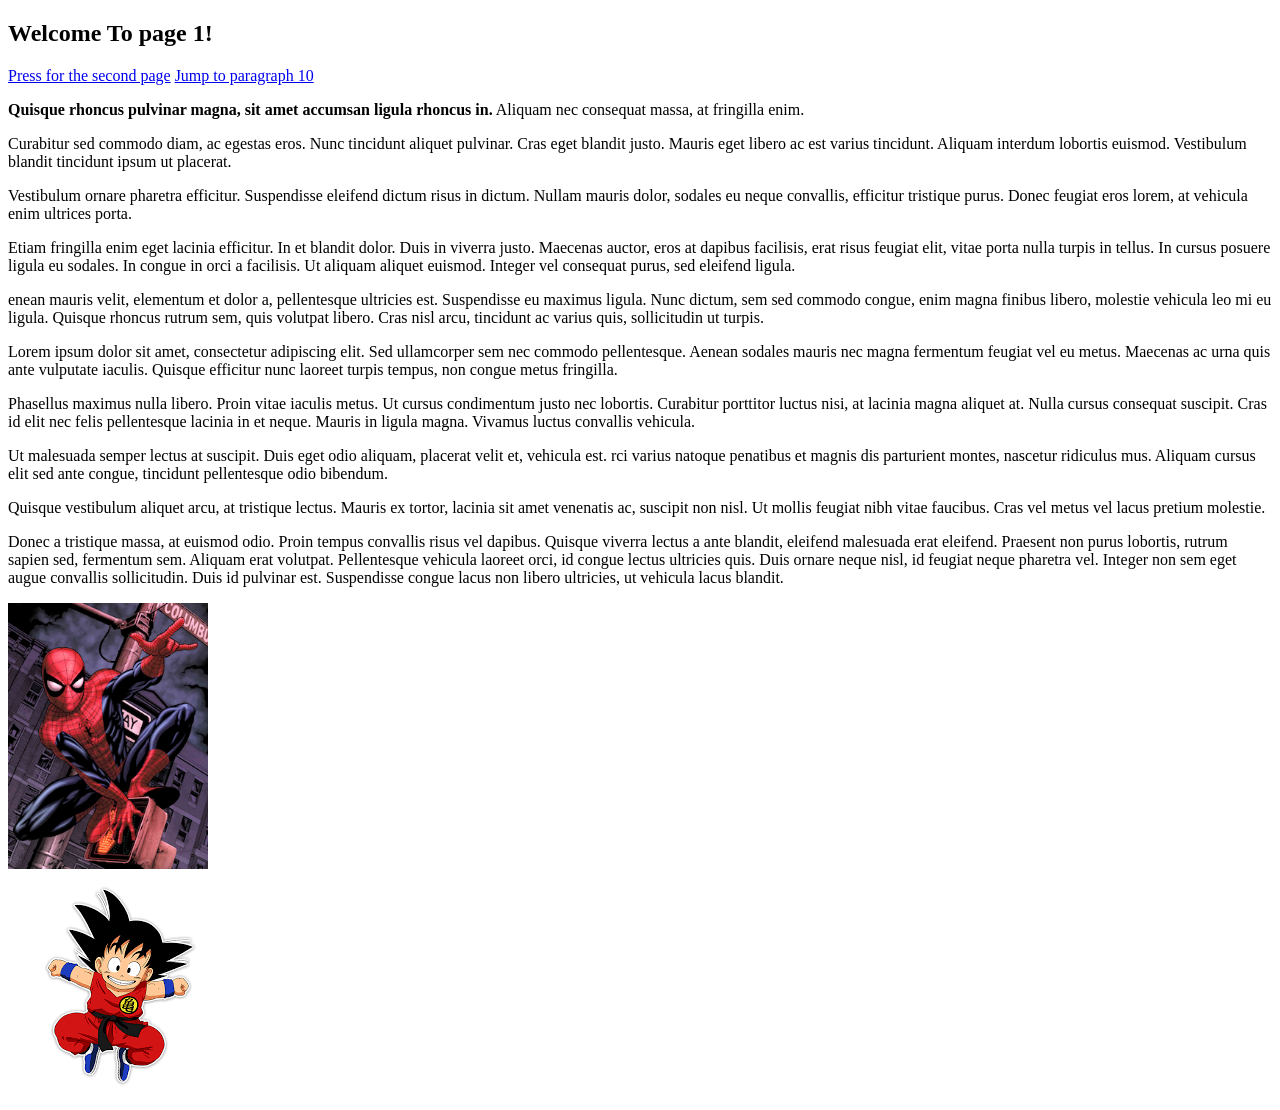
<file: HOME_EXC1/index.html>
<!DOCTYPE html>
<html lang="en">
<head>
    <meta charset="UTF-8">
    <meta name="viewport" content="width=device-width, initial-scale=1.0">
    <title>Page1</title>
</head>
<body>
    <section>
        <h1>Welcome To page 1!</h1>
        <a href="index2.html">Press for the second page</a>
        <a href="#p10">Jump to paragraph 10</a>
        <p>
            <strong>Quisque rhoncus pulvinar magna, sit amet accumsan ligula rhoncus in.</strong> 
            Aliquam nec consequat massa, at fringilla enim. 
        </p>
        <p>
            Curabitur sed commodo diam, ac egestas eros. Nunc tincidunt aliquet pulvinar.
            Cras eget blandit justo. Mauris eget libero ac est varius tincidunt.
            Aliquam interdum lobortis euismod.
            Vestibulum blandit tincidunt ipsum ut placerat.
        </p>
        <p>
            Vestibulum ornare pharetra efficitur. 
            Suspendisse eleifend dictum risus in dictum. 
            Nullam mauris dolor, sodales eu neque convallis, efficitur tristique purus.
            Donec feugiat eros lorem, at vehicula enim ultrices porta.
        </p>
        <p> 
            Etiam fringilla enim eget lacinia efficitur. In et blandit dolor. 
            Duis in viverra justo. Maecenas auctor, eros at dapibus facilisis, erat risus feugiat elit, vitae porta nulla turpis in tellus.
            In cursus posuere ligula eu sodales. In congue in orci a facilisis. Ut aliquam aliquet euismod.
            Integer vel consequat purus, sed eleifend ligula.
        </p>
        <p>
            enean mauris velit, elementum et dolor a, pellentesque ultricies est. 
            Suspendisse eu maximus ligula. Nunc dictum, sem sed commodo congue, enim magna finibus libero, molestie vehicula leo mi eu ligula.
            Quisque rhoncus rutrum sem, quis volutpat libero. 
            Cras nisl arcu, tincidunt ac varius quis, sollicitudin ut turpis.
        </p>
        <p>
            Lorem ipsum dolor sit amet, consectetur adipiscing elit.
            Sed ullamcorper sem nec commodo pellentesque.
            Aenean sodales mauris nec magna fermentum feugiat vel eu metus.
            Maecenas ac urna quis ante vulputate iaculis. 
            Quisque efficitur nunc laoreet turpis tempus, non congue metus fringilla.
        </p>
        <P>
            Phasellus maximus nulla libero. 
            Proin vitae iaculis metus. Ut cursus condimentum justo nec lobortis.
            Curabitur porttitor luctus nisi, at lacinia magna aliquet at. 
            Nulla cursus consequat suscipit. Cras id elit nec felis pellentesque lacinia in et neque.
            Mauris in ligula magna. Vivamus luctus convallis vehicula.
        </P>
        <p>
            Ut malesuada semper lectus at suscipit. Duis eget odio aliquam, placerat velit et, vehicula est.
            rci varius natoque penatibus et magnis dis parturient montes, nascetur ridiculus mus. Aliquam cursus elit sed ante congue, tincidunt pellentesque odio bibendum.
        </P>
        <p>
            Quisque vestibulum aliquet arcu, at tristique lectus.
            Mauris ex tortor, lacinia sit amet venenatis ac, suscipit non nisl. 
            Ut mollis feugiat nibh vitae faucibus.
            Cras vel metus vel lacus pretium molestie. 
        </p>
        <p id="p10">
            Donec a tristique massa, at euismod odio. 
            Proin tempus convallis risus vel dapibus. 
            Quisque viverra lectus a ante blandit, eleifend malesuada erat eleifend. 
            Praesent non purus lobortis, rutrum sapien sed, fermentum sem. Aliquam erat volutpat. Pellentesque vehicula laoreet orci, id congue lectus ultricies quis.
            Duis ornare neque nisl, id feugiat neque pharetra vel. Integer non sem eget augue convallis sollicitudin. Duis id pulvinar est.
            Suspendisse congue lacus non libero ultricies, ut vehicula lacus blandit.
        </p>
        <img src="./images/spiderman.png" alt="spiderman" style="width: 200px;">
        <!-- //I changed the size because it was too big -->
        <br>
        <img src="./images/songoku.png" alt="Songoku">
    </section>
</body>
</html>
</file>
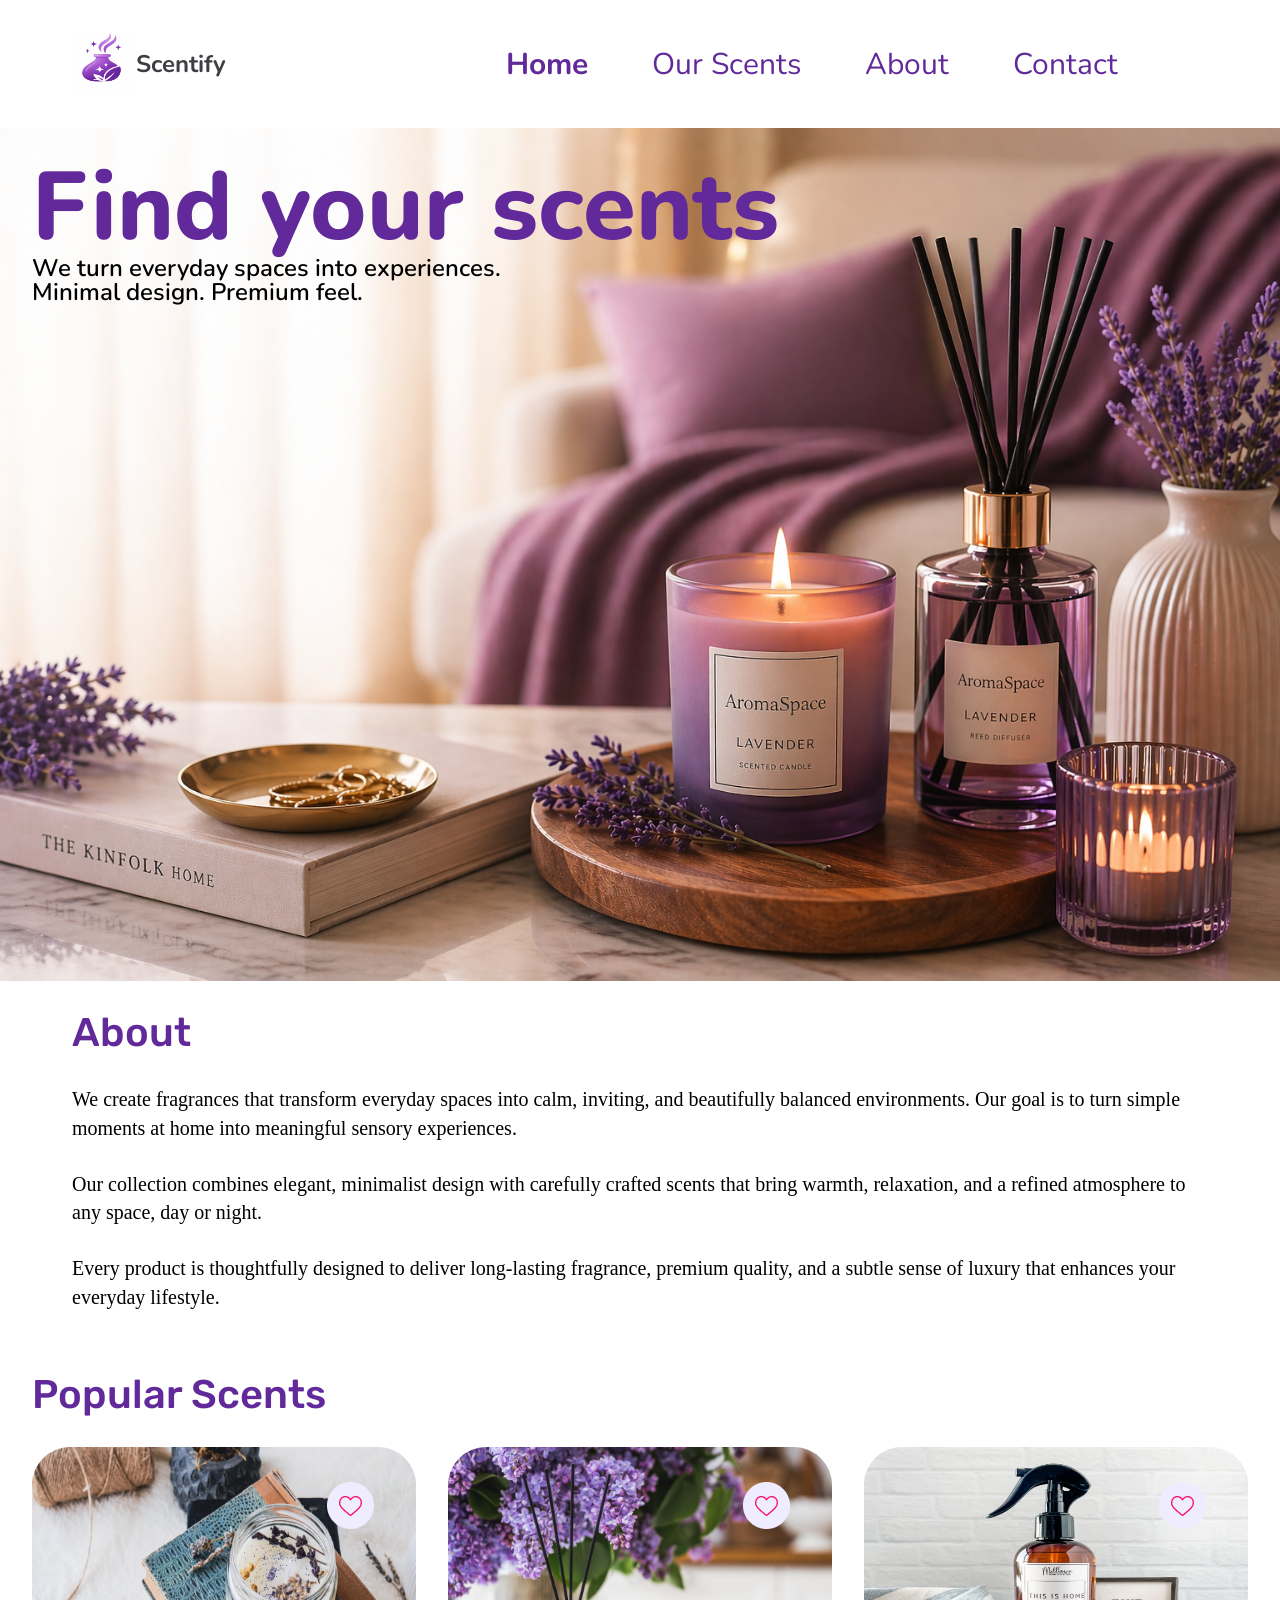
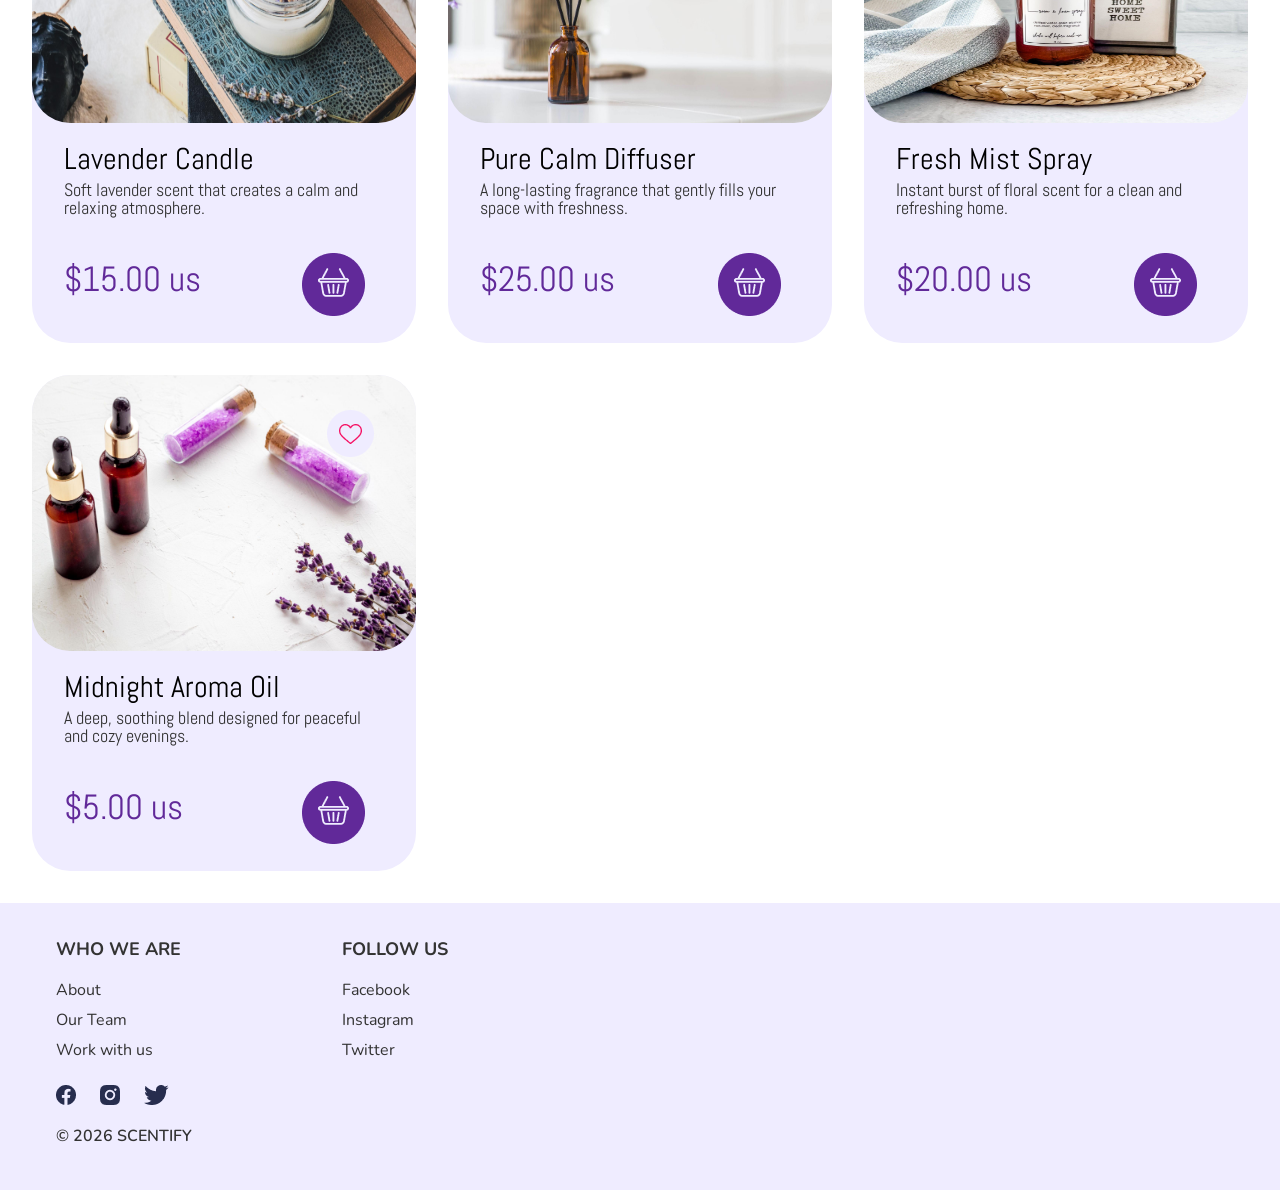
<file: HOME_EXC2/html/index.html>
<!DOCTYPE html>
<html lang="en">

<head>
    <meta charset="UTF-8">
    <meta name="viewport" content="width=device-width, initial-scale=1.0">
    <link rel="stylesheet" href="../css/base.css">
    <link rel="stylesheet" href="../css/index.css">
    <link rel="preconnect" href="https://fonts.googleapis.com">
    <link rel="preconnect" href="https://fonts.gstatic.com" crossorigin>
    <link href="https://fonts.googleapis.com/css2?family=Nunito:ital,wght@0,200..1000;1,200..1000&display=swap" rel="stylesheet">
    <link rel="preconnect" href="https://fonts.googleapis.com">
    <link rel="preconnect" href="https://fonts.gstatic.com" crossorigin>
    <link href="https://fonts.googleapis.com/css2?family=Abel&family=Nunito:ital,wght@0,200..1000;1,200..1000&display=swap" rel="stylesheet">
    <link rel="preconnect" href="https://fonts.googleapis.com">
    <link rel="preconnect" href="https://fonts.gstatic.com" crossorigin>
    <link href="https://fonts.googleapis.com/css2?family=Abel&family=Nunito:ital,wght@0,200..1000;1,200..1000&family=Rubik:ital,wght@0,300..900;1,300..900&display=swap" rel="stylesheet">
    <title>Scentify</title>
</head>

<body>
    <header class="header wrapper">
        <div class="logo_container">
            <img class="logo" src="../Imges/logo.png" alt="logo_picture">
            <h1 class="logo_text">Scentify</h1>
        </div>
        <nav class="navbar">
            <a id="home" href="#home-link">Home</a>
            <a href="index2.html">Our Scents</a>
            <a href="#About">About</a>
            <a href="#contact">Contact</a>
        </nav>
    </header>
    <main>
        <section id="home-link" class="hero-section">
            <img class="main_img" src="../Imges/main.png" alt="hero-section">
            <div class="main_text">
                <h1>Find your scents</h1>
                <p>We turn everyday spaces into experiences.</p>
                <p>Minimal design. Premium feel.</p>
            </div>
        </section>
        <section id="About" class="about_container wrapper">
            <h2>About</h2>
            <p>
                We create fragrances that transform everyday spaces into calm, inviting, and beautifully balanced
                environments. Our goal is to turn simple moments at home into meaningful sensory experiences.
                <br><br>
                Our collection combines elegant, minimalist design with carefully crafted scents that bring warmth,
                relaxation, and a refined atmosphere to any space, day or night.
                <br><br>
                Every product is thoughtfully designed to deliver long-lasting fragrance, premium quality, and a subtle
                sense of luxury that enhances your everyday lifestyle.
            </p>
        </section>
        <section class="popular_container">
            <h2>Popular Scents</h2>
            <div class="cards">
                <div class="card">
                    <img class="card_img" src="../Imges/card1.png" alt="card">
                    <h3 >Lavender Candle</h3>
                    <p class="card_text">Soft lavender scent that creates a calm and relaxing atmosphere.</p>
                    <p class="price">$15.00 us</p>
                    <img class="elipse_heart" src="../Imges/Ellipse_heart.png"  alt="like">
                    <img class="heart" src="../Imges/heart.png" alt="like">
                    <img class="elipse_cart" src="../Imges/Ellipse_cart.png" alt="cart">
                    <img class="cart" src="../Imges/cart.png" alt="cart">
                </div>
                <div class="card">
                    <img class="card_img" src="../Imges/card2.png"  alt="card">
                    <h3>Pure Calm Diffuser</h3>
                    <p class="card_text">A long-lasting fragrance that gently fills your space with freshness.</p>
                    <p class="price">$25.00 us</p>
                    <img class="elipse_heart" src="../Imges/Ellipse_heart.png" alt="like">
                    <img class="heart" src="../Imges/heart.png" alt="like">
                    <img class="elipse_cart" src="../Imges/Ellipse_cart.png" alt="cart">
                    <img class="cart" src="../Imges/cart.png" alt="cart">
                </div>
                <div class="card">
                    <img class="card_img" src="../Imges/card3.png" alt="card">
                    <h3 >Fresh Mist Spray</h3>
                    <p class="card_text">Instant burst of floral scent for a clean and refreshing home.</p>
                    <p class="price">$20.00 us</p>
                    <img class="elipse_heart" src="../Imges/Ellipse_heart.png" alt="like">
                    <img class="heart" src="../Imges/heart.png" alt="like">
                    <img class="elipse_cart" src="../Imges/Ellipse_cart.png" alt="cart">
                    <img class="cart" src="../Imges/cart.png" alt="cart">
                </div>
                <div class="card">
                    <img class="card_img" src="../Imges/card4.png" alt="card">
                    <h3 >Midnight Aroma Oil</h3>
                    <p class="card_text">A deep, soothing blend designed for peaceful and cozy evenings.</p>
                    <p class="price">$5.00 us</p>
                    <img class="elipse_heart" src="../Imges/Ellipse_heart.png" alt="like">
                    <img class="heart" src="../Imges/heart.png" alt="like">
                    <img class="elipse_cart" src="../Imges/Ellipse_cart.png" alt="cart">
                    <img class="cart" src="../Imges/cart.png" alt="cart">
                </div>
            </div>
        </section>
    </main>
    <footer id="contact" class="footer">
        <div class="footer-content">
            <div>
                <h3>Who we are</h3>
                <div class="footer_links">
                    <a href="#About">About</a>
                    <a href="#">Our Team</a>
                    <a href="#">Work with us</a>
                </div>
                <div class="social_media">
                    <a href="http://www.facebook.com/ " target="_blank"><img src="../Imges/facebook.png" alt="facebook"></a>
                    <a href="https://www.instagram.com/ " target="_blank"><img src="../Imges/instagram.png" alt="instagram"></a>
                    <a href="https://www.twitter.com/ " target="_blank"><img src="../Imges/twitter.png" alt="twitter"></a>
                </div>
                <p class="copyright">© 2026 SCENTIFY</p>
            </div>
            <div>
                <h3>Follow us</h3>
                <div class="footer_links">
                    <a href="https://www.facebook.com/" target="_blank">Facebook</a>
                    <a href="https://www.instagram.com/" target="_blank">Instagram</a>
                    <a href="https://www.twitter.com/" target="_blank">Twitter</a>
                </div>
            </div>
        </div>
    </footer>
</body>

</html>
</file>
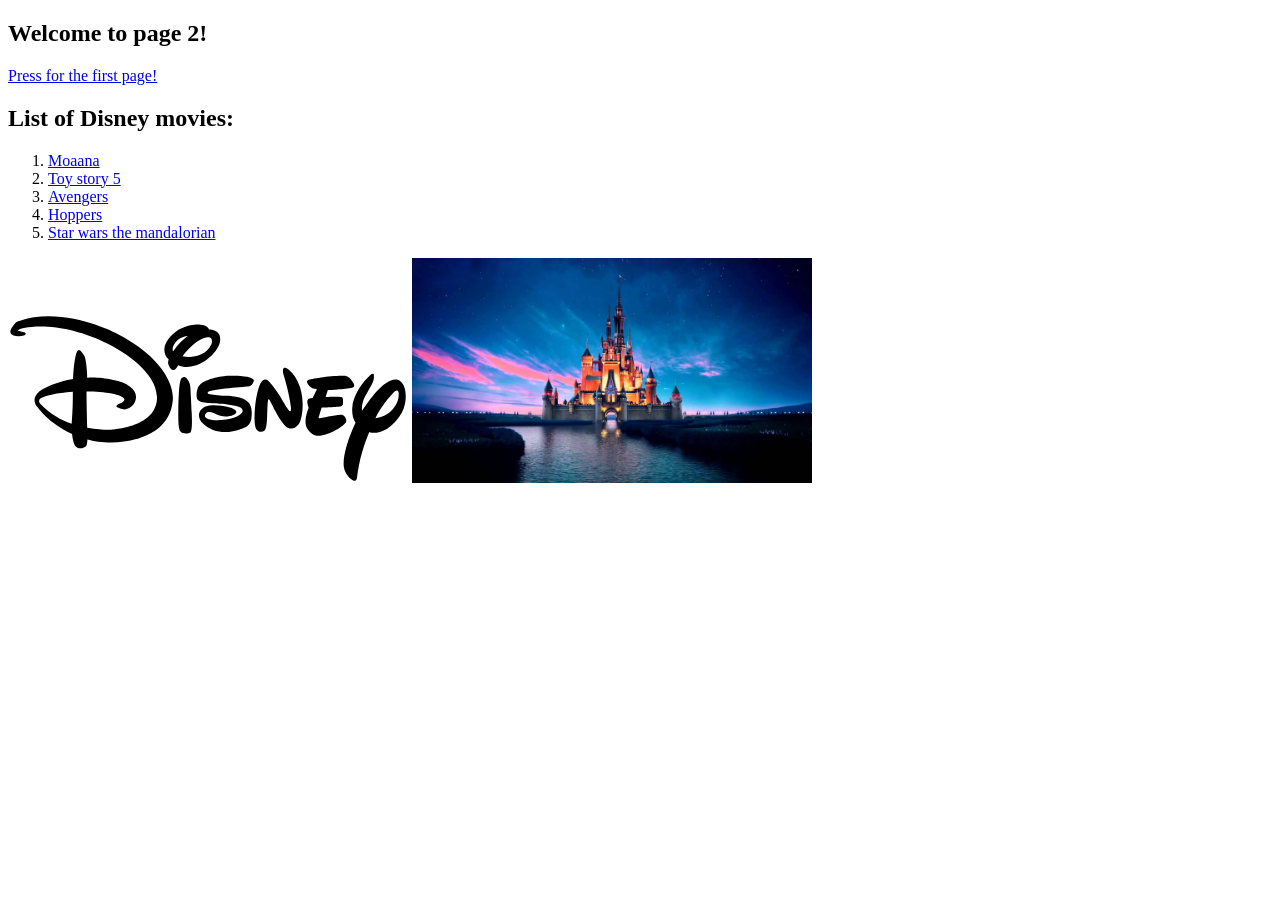
<file: HOME_EXC1/index2.html>
<!DOCTYPE html>
<html lang="en">
<head>
    <meta charset="UTF-8">
    <meta name="viewport" content="width=device-width, initial-scale=1.0">
    <title>Page2</title>
</head>
<body>
    <section>
        <h1>Welcome to page 2!</h1>
        <a href="index.html">Press for the first page!</a>
        <h2>List of Disney movies:</h2>
        <ol>
            <li>
                <a href="https://www.disney.co.il/sratim/moana-2026" target="_blank">Moaana</a>
            </li>
            <li>
                <a href="https://www.disney.co.il/sratim/toy-story-5"target="_blank">Toy story 5</a>
            </li>
            <li>
                <a href="https://www.disney.co.il/sratim/avengers-doomsday"target="_blank">Avengers</a>
            </li>
            <li>
                <a href="https://www.disney.co.il/sratim/hoppers"target="_blank">Hoppers</a>
            </li>
             <li>
                <a href="https://www.disney.co.il/sratim/star-wars-the-mandalorian-and-grogu"target="_blank">Star wars the mandalorian</a>
            </li>
        </ol>
        <img src="./images/Disney.svg" alt="Disney" style="width: 400px;">
        <img src="./images/Disney_tower.png" alt="Disney_tower" style="width: 400px;">
    </section>
    
</body>
</html>
</file>
<file: HOME_EXC2/css/base.css>
* {
    margin: 0;
    padding: 0;
    box-sizing: border-box;
    
}

html, body {
    background-color: #ffff;
    overflow-x: hidden;
    scroll-behavior: smooth;
    scroll-padding-top: 100px;
    cursor: default;
}

a {
    text-decoration: none;
}

.wrapper {
    width: min(1200px, 100%);
    margin: 0 auto;
}

.header {
    display: flex;
    align-items: center;
    justify-content: space-between;
    height: 128px;
    padding-right: 122px;
    
}

.logo_container{
    display: flex;
    align-items: center;
    margin-left: 32px;
}

.logo_container img {
    width: 64px;
    height: 64px;

}

.logo_container h1 {
    color: #3E3F43;
    font-family: 'Nunito', sans-serif;
    font-weight: 700;
    font-size: 24px;
    line-height: 100%;
    letter-spacing: 25%;
}

.navbar {
    display: flex;
    margin-left: 135px;
    height: 64px;
    gap: 64px;
    align-items: center;
    white-space: nowrap;

}

.navbar a {
    color: #612999;
    font-size: 30px;
    font-weight: 400;
    font-family: 'Nunito', sans-serif;

}
.navbar a:hover {
    color: #6802dc; 
}


.footer {
    height: 287px;
    background-color: #EFECFF;
    display: flex;
    justify-content: center;
}

.footer-content {
    display: flex;
    gap: 150px;
    margin: 32px 0 0 32px;
    width: min(1200px, 100%);
    
}

.footer-content h3 {
    color: #333333;
    width: 100%;
    font-weight: 700;
    font-family: 'Nunito', sans-serif;
    font-size: 18px;
    line-height: 28px;
    text-transform: uppercase;
    
}

.footer_links a {
    display: flex;
    font-family: 'Nunito', sans-serif;
    flex-direction: column;
    color: #333333;

}

.footer_links a:first-child {
    margin-top: 16px;
}

.footer_links a:not(:last-child) {
    margin-bottom: 8px;
}

.social_media {
    margin-top: 24px ;
    display: flex;
    gap: 24px;
}


.copyright {
    color: #333333;
    margin-top: 16px;
    font-family: 'Nunito', sans-serif;
    white-space: nowrap;
    font-size: 16px;
    font-weight: 600;
}
</file>
<file: HOME_EXC2/css/index.css>
#home {
    font-family: 'Nunito', sans-serif;
    font-weight: 700;
    font-size: 30px;
    color: #612999;
}

.hero-section {
    display: flex;
    position: relative; 
    width: 100%;  
    height: 0 auto;
    max-height: 1200px;
}

.main_img {
    display: flex;
    align-items: center;
    justify-content: center;
    width: 100%;
    object-fit: cover;
}

.main_text{
    position: absolute;
    font-family: 'Nunito', sans-serif;
    width: 100%;
    top: 32px;
    left: 32px;
}

.hero-section h1{
    color: #612999;
    font-family: "Nunito", sans-serif;
    font-weight: 800;
    font-size: 96px;
    line-height: 100%;
}

.hero-section p {
    color: #000000;
    font-family: 'Nunito', sans-serif;
    font-weight: 600;
    font-size: 24px;
    line-height: 100%;
}


.about_container{
   padding: 32px;
}

.about_container h2, .popular_container h2{
    color: #612999;
    font-size: 40px;
    font-weight: 500;
    line-height: 40px;
    font-family: 'Rubik', sans-serif;
    margin-bottom: 32px;

}

.about_container p {
    color: #000000;
    font-size:20px;
    font-weight: 400;
    line-height: 141%;
}

.popular_container {
    height: auto;
    margin: 32px;
}

.cards {
    display: grid;
    grid-template-columns: repeat(auto-fit, minmax(376px, 1fr));
    gap: 32px;
    width: 100%;
}

.card {
    background-color: #EFECFF;
    position: relative;
    border-radius: 38px;
    min-height: 496px;
}

.card_img {
    width: 100%;
    height: 276px;
    object-fit: fill;
    display: block;
    border-radius: 38px;
}

.elipse_heart {
    position: absolute;
    top: 35px;
    right: 42px;
    width: 47px;
    height: 47px;
}

.heart {
    position: absolute;
    top: 49px;
    right: 54px;
    width: 23px;
    height: 20px;
}

.elipse_cart {
    position: absolute;
    bottom: 27px;
    top: 406px;
    right: 51px;
    width: 63px;
    height: 63px;
}

.cart {
    position: absolute;
    bottom: 45px;
    right: 67px;    
    top: 420px;
    width: 31px;
    height: 31px;
}

.card > h3 {
    color: #000000;
    white-space: nowrap;
    font-family: 'Abel', sans-serif;
    font-size: 30px;
    font-weight: 400;
    line-height: 100%;
    padding: 21px 123px 7px 32px;
    margin: 0;
}

.card_text {
    font-family: 'Abel', sans-serif;
    color: #333333;
    font-size: 18px;
    font-weight: 400;
    line-height: 100%;
    padding-left: 32px;
    padding-right: 29px;
}

.price {
    color: #612999;
    position: absolute;
    font-family: 'Abel', sans-serif;
    font-size: 35px;
    font-weight: 400;
    line-height: 100%;
    right: 208px;
    left: 32px;
    top: 415px;
    bottom: 36px;
    margin: 0;
}
</file>
